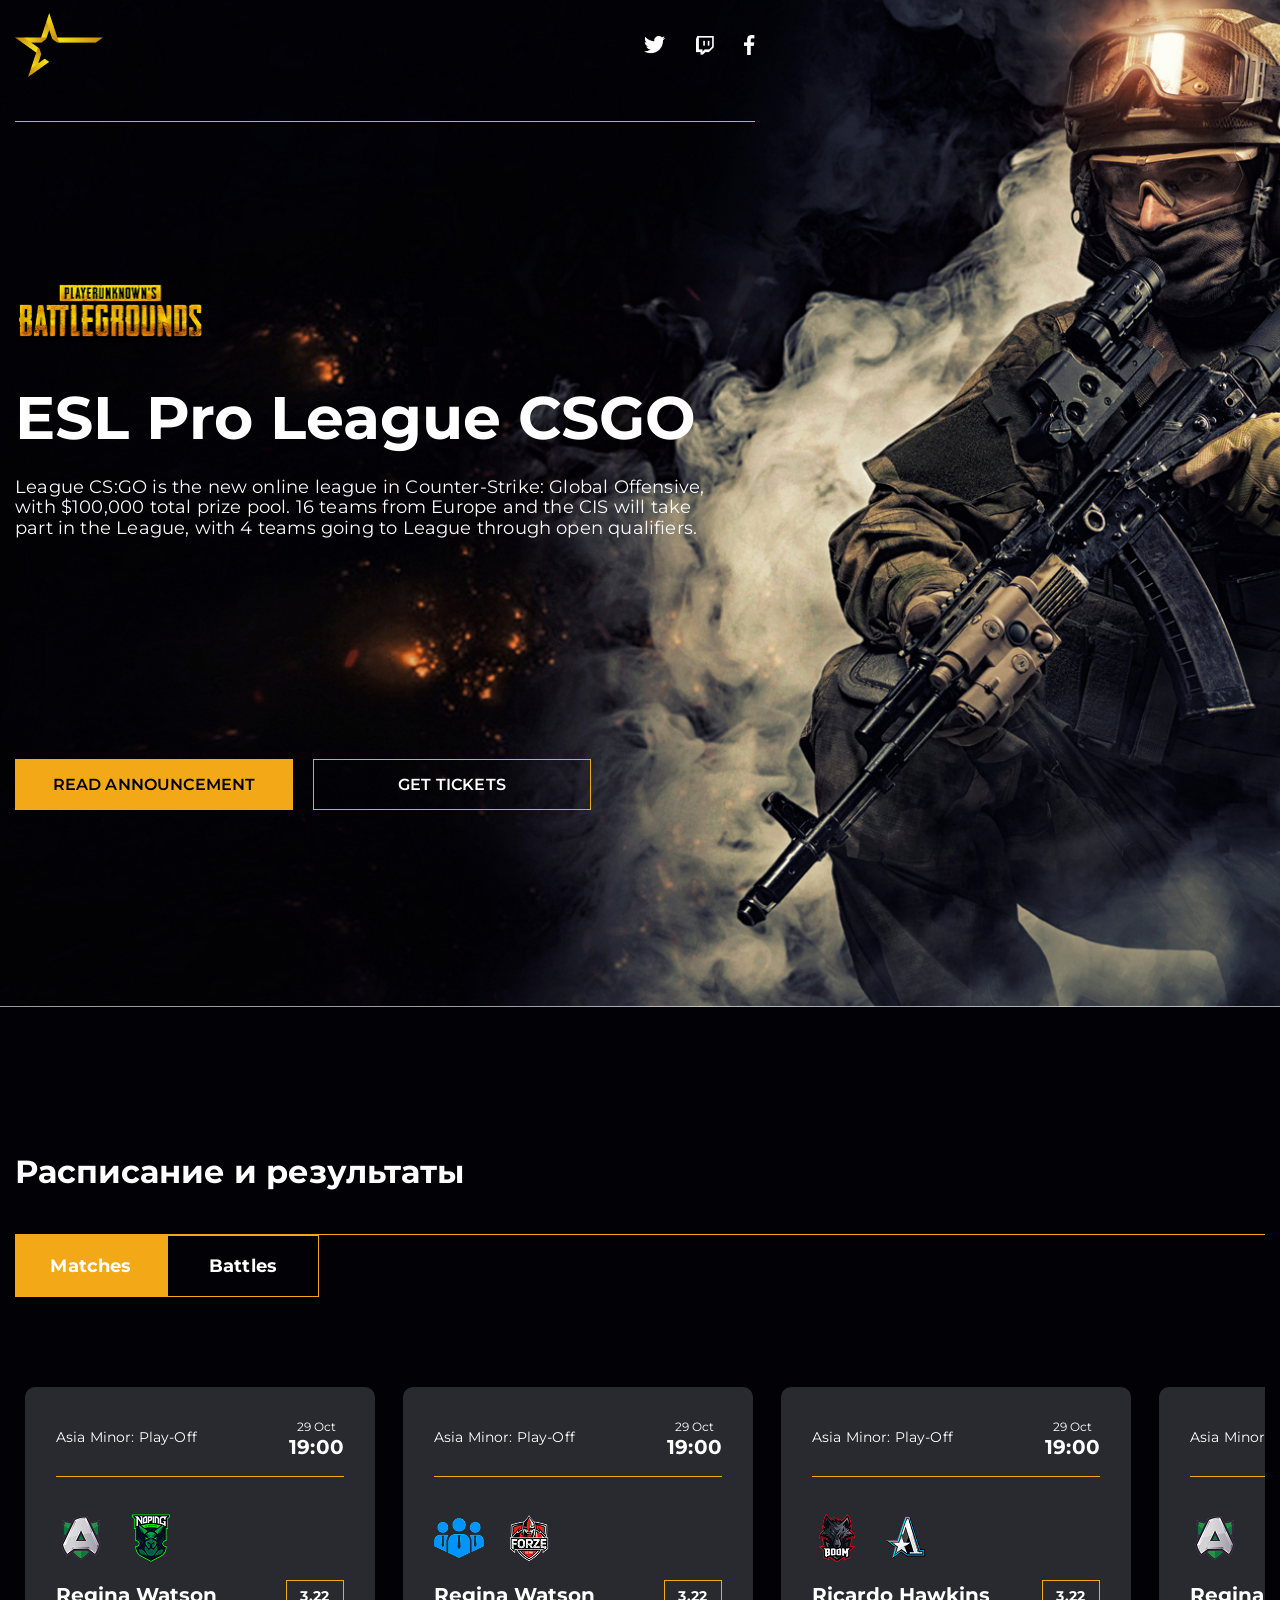
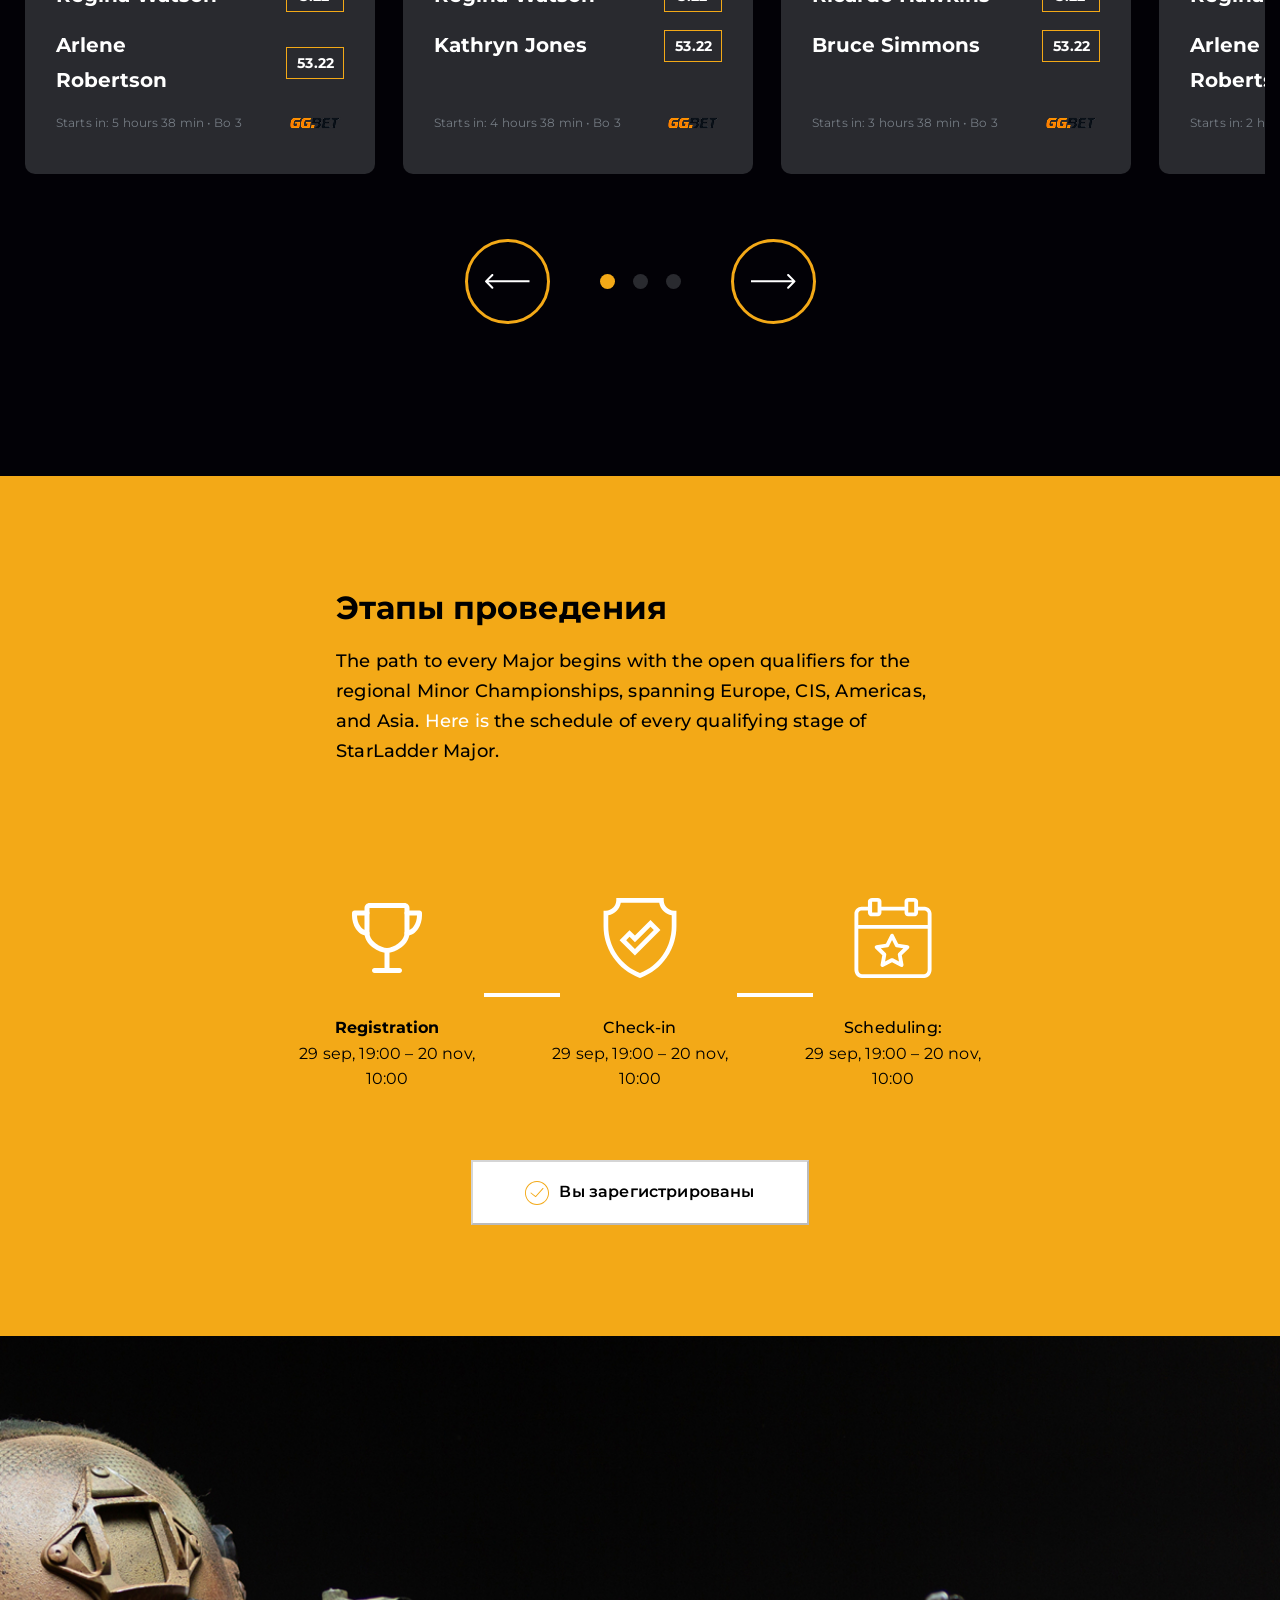
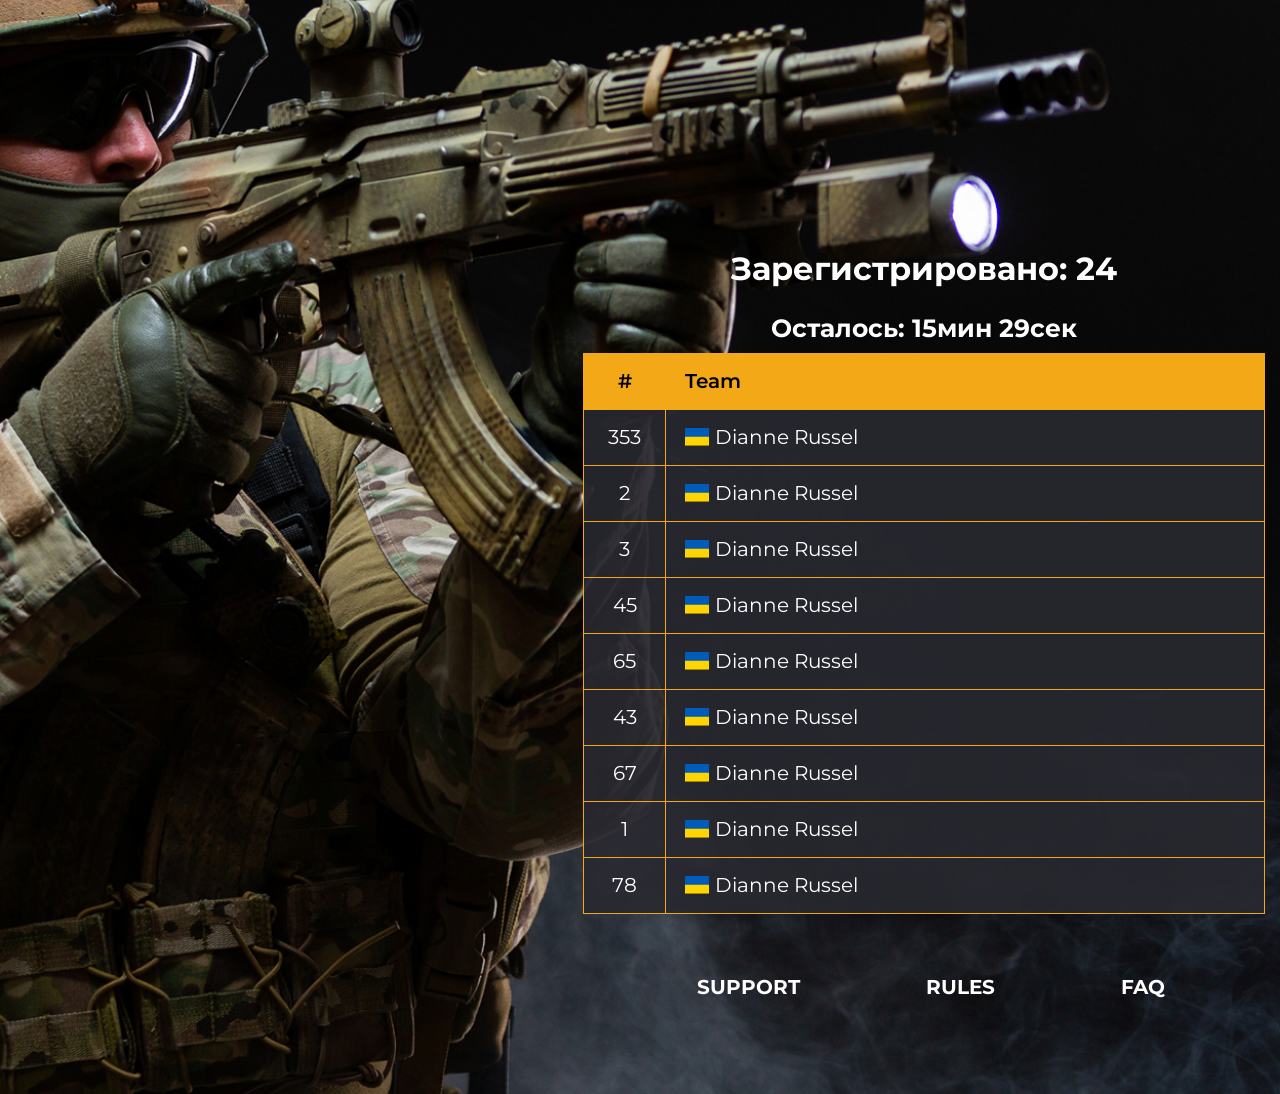
<file: index.html>
<!doctype html>
<html lang="en">
	<head>
		<meta charset="UTF-8" />
		<meta name="viewport" content="width=device-width, initial-scale=1.0" />
		<link rel="shortcut icon" type="image/png" href="img/icon.png" />
		<link rel="stylesheet" href="css/style.min.css" />
		<title>ESL Pro League CSGO</title>
	</head>
	<body>
		<section class="header">
			<div class="container">
				<div class="header__top">
					<nav class="header__nav">
						<ul class="header__nav-list">
							<li class="header__nav-item header__nav-item--logo">
								<a href="#">
									<img src="img/logo.png" alt="ESL Pro League logo" />
								</a>
							</li>

							<li class="header__nav-item">
								<a href="https://www.twitter.com/" class="header__nav-link">
									<img src="img/twitter.png" alt="Twitter icon" />
								</a>
							</li>

							<li class="header__nav-item">
								<a href="https://www.twitch.tv/" class="header__nav-link">
									<img src="img/twitch.png" alt="Twitch icon" />
								</a>
							</li>

							<li class="header__nav-item">
								<a href="https://www.facebook.com/" class="header__nav-link">
									<img src="img/facebook.png" alt="Facebook icon" />
								</a>
							</li>
						</ul>

						<hr class="header__underline" />
					</nav>
				</div>

				<div class="header__bottom">
					<div class="header__information">
						<img
							class="header__img"
							src="img/PlayerUnknown's.png"
							alt="PlayerUnknown's Battlegrounds title"
						/>

						<h1 class="header__title">ESL Pro League CSGO</h1>
						<p class="header__text">
							League CS:GO is the new online league in Counter-Strike: Global
							Offensive, with $100,000 total prize pool. 16 teams from Europe
							and the CIS will take part in the League, with 4 teams going to
							League through open qualifiers.
						</p>
					</div>

					<div class="header__buttons">
						<a href="#" class="header__btn header__btn--active">
							read announcement
						</a>

						<a href="#" class="header__btn">get tickets</a>
					</div>
				</div>
			</div>
		</section>

		<section class="schedule">
			<div class="container">
				<h2 class="schedule__title">Расписание и результаты</h2>
				<hr class="schedule__underline" />
				<div class="schedule__tabs">
					<button
						class="schedule__tab schedule__tab--active"
						type="button"
						data-tab="matches"
					>
						Matches
					</button>

					<button class="schedule__tab" type="button" data-tab="battles">
						Battles
					</button>
				</div>

				<div
					class="schedule__panel schedule__panel--matches schedule__panel--active"
				>
					<div class="schedule__slider">
						<div class="schedule__slide">
							<div
								class="schedule__slide-content schedule__slide-content--live"
							>
								<a href="#" class="schedule__watch-live">
									<img
										src="img/live-icon.svg"
										alt="Watch live icon"
										class="schedule__watch-live-icon"
									/>
									<span class="schedule__watch-live-text">WATCH LIVE</span>
								</a>

								<div class="schedule__slide-information">
									<div class="schedule__slide-header">
										<p class="schedule__slide-tournament">
											Asia Minor: Play-Off
										</p>

										<div class="schedule__slide-datetime">
											<p class="schedule__slide-date">29 Oct</p>
											<p class="schedule__slide-time">19:00</p>
										</div>
									</div>

									<hr class="schedule__slide-line" />

									<div class="schedule__slide-teams">
										<div class="schedule__slide-team-logos">
											<img
												class="schedule__slide-team-logo"
												src="img/teams/JennyBell.png"
												alt="Jenny Bell"
											/>
											<img
												class="schedule__slide-team-logo"
												src="img/teams/ArleneRobertson.png"
												alt="Arlene Robertson"
											/>
										</div>

										<div class="schedule__slide-team-info">
											<div class="schedule__slide-team-row">
												<p class="schedule__slide-team-name">Regina Watson</p>
												<p class="schedule__slide-team-odds">3.22</p>
											</div>

											<div class="schedule__slide-team-row">
												<p class="schedule__slide-team-name">
													Arlene Robertson
												</p>
												<p class="schedule__slide-team-odds">53.22</p>
											</div>
										</div>
									</div>
								</div>

								<div class="schedule__slide-footer">
									<p
										class="schedule__slide-status"
										data-schedule-seconds="20340"
									>
										Starts in: 5 hours 39 min • Bo 3
									</p>
									<img
										class="schedule__slide-sponsor-logo"
										src="img/sponsor-logo.png"
										alt="GG.BET logo"
									/>
								</div>
							</div>
						</div>

						<div class="schedule__slide">
							<div
								class="schedule__slide-content schedule__slide-content--live"
							>
								<a
									href="#"
									class="schedule__watch-live"
									rel="noreferrer noopener"
								>
									<img
										src="img/live-icon.svg"
										alt="Watch live icon"
										class="schedule__watch-live-icon"
									/>
									<span class="schedule__watch-live-text">WATCH LIVE</span>
								</a>

								<div class="schedule__slide-information">
									<div class="schedule__slide-header">
										<p class="schedule__slide-tournament">
											Asia Minor: Play-Off
										</p>

										<div class="schedule__slide-datetime">
											<p class="schedule__slide-date">29 Oct</p>
											<p class="schedule__slide-time">19:00</p>
										</div>
									</div>

									<hr class="schedule__slide-line" />

									<div class="schedule__slide-teams">
										<div class="schedule__slide-team-logos">
											<img
												class="schedule__slide-team-logo"
												src="img/teams/ReginaWatson.png"
												alt="Jenny Bell"
											/>
											<img
												class="schedule__slide-team-logo"
												src="img/teams/KathrynJones.png"
												alt="Kathryn Jones"
											/>
										</div>

										<div class="schedule__slide-team-info">
											<div class="schedule__slide-team-row">
												<p class="schedule__slide-team-name">Regina Watson</p>
												<p class="schedule__slide-team-odds">3.22</p>
											</div>

											<div class="schedule__slide-team-row">
												<p class="schedule__slide-team-name">Kathryn Jones</p>
												<p class="schedule__slide-team-odds">53.22</p>
											</div>
										</div>
									</div>
								</div>

								<div class="schedule__slide-footer">
									<p
										class="schedule__slide-status"
										data-schedule-seconds="16740"
									>
										Starts in: 5 hours 39 min • Bo 3
									</p>
									<img
										class="schedule__slide-sponsor-logo"
										src="img/sponsor-logo.png"
										alt="GG.BET logo"
									/>
								</div>
							</div>
						</div>

						<div class="schedule__slide">
							<div
								class="schedule__slide-content schedule__slide-content--live"
							>
								<a
									href="#"
									class="schedule__watch-live"
									rel="noreferrer noopener"
								>
									<img
										src="img/live-icon.svg"
										alt="Watch live icon"
										class="schedule__watch-live-icon"
									/>
									<span class="schedule__watch-live-text">WATCH LIVE</span>
								</a>
								<div class="schedule__slide-information">
									<div class="schedule__slide-header">
										<p class="schedule__slide-tournament">
											Asia Minor: Play-Off
										</p>

										<div class="schedule__slide-datetime">
											<p class="schedule__slide-date">29 Oct</p>
											<p class="schedule__slide-time">19:00</p>
										</div>
									</div>

									<hr class="schedule__slide-line" />

									<div class="schedule__slide-teams">
										<div class="schedule__slide-team-logos">
											<img
												class="schedule__slide-team-logo"
												src="img/teams/RicardoHawkins.png"
												alt="Jenny Bell"
											/>
											<img
												class="schedule__slide-team-logo"
												src="img/teams/BruceSimmons.png"
												alt="Arlene Robertson"
											/>
										</div>

										<div class="schedule__slide-team-info">
											<div class="schedule__slide-team-row">
												<p class="schedule__slide-team-name">Ricardo Hawkins</p>
												<p class="schedule__slide-team-odds">3.22</p>
											</div>

											<div class="schedule__slide-team-row">
												<p class="schedule__slide-team-name">Bruce Simmons</p>
												<p class="schedule__slide-team-odds">53.22</p>
											</div>
										</div>
									</div>
								</div>

								<div class="schedule__slide-footer">
									<p
										class="schedule__slide-status"
										data-schedule-seconds="13140"
									>
										Starts in: 5 hours 39 min • Bo 3
									</p>
									<img
										class="schedule__slide-sponsor-logo"
										src="img/sponsor-logo.png"
										alt="GG.BET logo"
									/>
								</div>
							</div>
						</div>

						<div class="schedule__slide">
							<div
								class="schedule__slide-content schedule__slide-content--live"
							>
								<a
									href="#"
									class="schedule__watch-live"
									rel="noreferrer noopener"
								>
									<img
										src="img/live-icon.svg"
										alt="Watch live icon"
										class="schedule__watch-live-icon"
									/>
									<span class="schedule__watch-live-text">WATCH LIVE</span>
								</a>

								<div class="schedule__slide-information">
									<div class="schedule__slide-header">
										<p class="schedule__slide-tournament">
											Asia Minor: Play-Off
										</p>

										<div class="schedule__slide-datetime">
											<p class="schedule__slide-date">29 Oct</p>
											<p class="schedule__slide-time">19:00</p>
										</div>
									</div>

									<hr class="schedule__slide-line" />

									<div class="schedule__slide-teams">
										<div class="schedule__slide-team-logos">
											<img
												class="schedule__slide-team-logo"
												src="img/teams/JennyBell.png"
												alt="Jenny Bell"
											/>
											<img
												class="schedule__slide-team-logo"
												src="img/teams/ArleneRobertson.png"
												alt="Arlene Robertson"
											/>
										</div>

										<div class="schedule__slide-team-info">
											<div class="schedule__slide-team-row">
												<p class="schedule__slide-team-name">Regina Watson</p>
												<p class="schedule__slide-team-odds">3.22</p>
											</div>

											<div class="schedule__slide-team-row">
												<p class="schedule__slide-team-name">
													Arlene Robertson
												</p>
												<p class="schedule__slide-team-odds">53.22</p>
											</div>
										</div>
									</div>
								</div>

								<div class="schedule__slide-footer">
									<p
										class="schedule__slide-status"
										data-schedule-seconds="9540"
									>
										Starts in: 5 hours 39 min • Bo 3
									</p>
									<img
										class="schedule__slide-sponsor-logo"
										src="img/sponsor-logo.png"
										alt="GG.BET logo"
									/>
								</div>
							</div>
						</div>

						<div class="schedule__slide">
							<div
								class="schedule__slide-content schedule__slide-content--live"
							>
								<a
									href="#"
									class="schedule__watch-live"
									rel="noreferrer noopener"
								>
									<img
										src="img/live-icon.svg"
										alt="Watch live icon"
										class="schedule__watch-live-icon"
									/>
									<span class="schedule__watch-live-text">WATCH LIVE</span>
								</a>

								<div class="schedule__slide-information">
									<div class="schedule__slide-header">
										<p class="schedule__slide-tournament">
											Asia Minor: Play-Off
										</p>

										<div class="schedule__slide-datetime">
											<p class="schedule__slide-date">29 Oct</p>
											<p class="schedule__slide-time">19:00</p>
										</div>
									</div>

									<hr class="schedule__slide-line" />

									<div class="schedule__slide-teams">
										<div class="schedule__slide-team-logos">
											<img
												class="schedule__slide-team-logo"
												src="img/teams/JennyBell.png"
												alt="Jenny Bell"
											/>
											<img
												class="schedule__slide-team-logo"
												src="img/teams/ArleneRobertson.png"
												alt="Arlene Robertson"
											/>
										</div>

										<div class="schedule__slide-team-info">
											<div class="schedule__slide-team-row">
												<p class="schedule__slide-team-name">Regina Watson</p>
												<p class="schedule__slide-team-odds">3.22</p>
											</div>

											<div class="schedule__slide-team-row">
												<p class="schedule__slide-team-name">
													Arlene Robertson
												</p>
												<p class="schedule__slide-team-odds">53.22</p>
											</div>
										</div>
									</div>
								</div>

								<div class="schedule__slide-footer">
									<p
										class="schedule__slide-status"
										data-schedule-seconds="5940"
									>
										Starts in: 5 hours 39 min • Bo 3
									</p>
									<img
										class="schedule__slide-sponsor-logo"
										src="img/sponsor-logo.png"
										alt="GG.BET logo"
									/>
								</div>
							</div>
						</div>
					</div>
				</div>

				<div class="schedule__panel schedule__panel--battles">
					<div class="schedule__slider">
						<div class="schedule__slide schedule__slide--battle">
							<div
								class="schedule__slide-content schedule__slide-content--live"
							>
								<a href="#" class="schedule__watch-live">
									<img
										src="img/live-icon.svg"
										alt="Watch live icon"
										class="schedule__watch-live-icon"
									/>
									<span class="schedule__watch-live-text">WATCH LIVE</span>
								</a>

								<div class="schedule__slide-information">
									<div class="schedule__slide-header">
										<p class="schedule__slide-tournament">Group Stage</p>
									</div>

									<hr class="schedule__slide-line" />

									<div class="schedule__slide-battle-body">
										<img
											class="schedule__slide-battle-logo"
											src="img/p.svg"
											alt="Battles logo"
										/>

										<div class="schedule__slide-battle-content">
											<div class="schedule__slide-battle-groups">
												<p class="schedule__slide-team-name">Group A</p>
												<p class="schedule__slide-team-name">Group B</p>
											</div>

											<p class="schedule__slide-team-odds">MATCH #1</p>
										</div>
									</div>
								</div>

								<div class="schedule__slide-footer">
									<p class="schedule__slide-status">Map: Erangel</p>
								</div>
							</div>
						</div>

						<div class="schedule__slide schedule__slide--battle">
							<div
								class="schedule__slide-content schedule__slide-content--live"
							>
								<a href="#" class="schedule__watch-live">
									<img
										src="img/live-icon.svg"
										alt="Watch live icon"
										class="schedule__watch-live-icon"
									/>
									<span class="schedule__watch-live-text">WATCH LIVE</span>
								</a>

								<div class="schedule__slide-information">
									<div class="schedule__slide-header">
										<p class="schedule__slide-tournament">Group Stage</p>
									</div>

									<hr class="schedule__slide-line" />

									<div class="schedule__slide-battle-body">
										<img
											class="schedule__slide-battle-logo"
											src="img/p.svg"
											alt="Battles logo"
										/>

										<div class="schedule__slide-battle-content">
											<div class="schedule__slide-battle-groups">
												<p class="schedule__slide-team-name">Group A</p>
												<p class="schedule__slide-team-name">Group B</p>
											</div>

											<p class="schedule__slide-team-odds">MATCH #2</p>
										</div>
									</div>
								</div>

								<div class="schedule__slide-footer">
									<p class="schedule__slide-status">Map: Erangel</p>
								</div>
							</div>
						</div>

						<div class="schedule__slide schedule__slide--battle">
							<div
								class="schedule__slide-content schedule__slide-content--live"
							>
								<a href="#" class="schedule__watch-live">
									<img
										src="img/live-icon.svg"
										alt="Watch live icon"
										class="schedule__watch-live-icon"
									/>
									<span class="schedule__watch-live-text">WATCH LIVE</span>
								</a>

								<div class="schedule__slide-information">
									<div class="schedule__slide-header">
										<p class="schedule__slide-tournament">Group Stage</p>
									</div>

									<hr class="schedule__slide-line" />

									<div class="schedule__slide-battle-body">
										<img
											class="schedule__slide-battle-logo"
											src="img/p.svg"
											alt="Battles logo"
										/>

										<div class="schedule__slide-battle-content">
											<div class="schedule__slide-battle-groups">
												<p class="schedule__slide-team-name">Group A</p>
												<p class="schedule__slide-team-name">Group B</p>
											</div>

											<p class="schedule__slide-team-odds">MATCH #3</p>
										</div>
									</div>
								</div>

								<div class="schedule__slide-footer">
									<p class="schedule__slide-status">Map: Erangel</p>
								</div>
							</div>
						</div>

						<div class="schedule__slide schedule__slide--battle">
							<div
								class="schedule__slide-content schedule__slide-content--live"
							>
								<a href="#" class="schedule__watch-live">
									<img
										src="img/live-icon.svg"
										alt="Watch live icon"
										class="schedule__watch-live-icon"
									/>
									<span class="schedule__watch-live-text">WATCH LIVE</span>
								</a>

								<div class="schedule__slide-information">
									<div class="schedule__slide-header">
										<p class="schedule__slide-tournament">Group Stage</p>
									</div>

									<hr class="schedule__slide-line" />

									<div class="schedule__slide-battle-body">
										<img
											class="schedule__slide-battle-logo"
											src="img/p.svg"
											alt="Battles logo"
										/>

										<div class="schedule__slide-battle-content">
											<div class="schedule__slide-battle-groups">
												<p class="schedule__slide-team-name">Group A</p>
												<p class="schedule__slide-team-name">Group B</p>
											</div>

											<p class="schedule__slide-team-odds">MATCH #4</p>
										</div>
									</div>
								</div>

								<div class="schedule__slide-footer">
									<p class="schedule__slide-status">Map: Erangel</p>
								</div>
							</div>
						</div>

						<div class="schedule__slide schedule__slide--battle">
							<div
								class="schedule__slide-content schedule__slide-content--live"
							>
								<a href="#" class="schedule__watch-live">
									<img
										src="img/live-icon.svg"
										alt="Watch live icon"
										class="schedule__watch-live-icon"
									/>
									<span class="schedule__watch-live-text">WATCH LIVE</span>
								</a>

								<div class="schedule__slide-information">
									<div class="schedule__slide-header">
										<p class="schedule__slide-tournament">Group Stage</p>
									</div>

									<hr class="schedule__slide-line" />

									<div class="schedule__slide-battle-body">
										<img
											class="schedule__slide-battle-logo"
											src="img/p.svg"
											alt="Battles logo"
										/>

										<div class="schedule__slide-battle-content">
											<div class="schedule__slide-battle-groups">
												<p class="schedule__slide-team-name">Group A</p>
												<p class="schedule__slide-team-name">Group B</p>
											</div>

											<p class="schedule__slide-team-odds">MATCH #5</p>
										</div>
									</div>
								</div>

								<div class="schedule__slide-footer">
									<p class="schedule__slide-status">Map: Erangel</p>
								</div>
							</div>
						</div>
					</div>
				</div>

				<div class="schedule__slider-controls">
					<button class="schedule__slider-btn schedule__slider-btn--left">
						<img src="img/btn-left.svg" alt="Previous slide" />
					</button>

					<div class="schedule__dots">
						<div class="dot dot-active" data-slide="0"></div>
						<div class="dot" data-slide="1"></div>
						<div class="dot" data-slide="2"></div>
					</div>

					<button class="schedule__slider-btn schedule__slider-btn--right">
						<img src="img/btn-right.svg" alt="Previous slide" />
					</button>
				</div>
			</div>
		</section>

		<section class="stages">
			<div class="container">
				<div class="stages__wrapper">
					<div class="stages__right">
						<h2 class="stages__title">Этапы проведения</h2>
						<p class="stages__text">
							The path to every Major begins with the open qualifiers for the
							regional Minor Championships, spanning Europe, CIS, Americas, and
							Asia. <span class="stages__text-span">Here is</span> the schedule
							of every qualifying stage of StarLadder Major.
						</p>
					</div>
					<div class="stages__left">
						<div class="stages__wrapper-info">
							<div class="stages__info">
								<img
									src="img/stage/stage-trophy.svg"
									alt="Trophy icon"
									class="stages__info-img"
								/>
								<h3 class="stages__info-title">Registration</h3>
								<p class="stages__info-text">29 sep, 19:00 – 20 nov, 10:00</p>
							</div>

							<div class="stages__info">
								<img
									src="img/stage/stage-check-shield.svg"
									alt="Check-in icon"
									class="stages__info-img"
								/>
								<h3 class="stages__info-title">Check-in</h3>
								<p class="stages__info-text">29 sep, 19:00 – 20 nov, 10:00</p>
							</div>

							<div class="stages__info">
								<img
									src="img/stage/stage-calendar.svg"
									alt="Calendar icon"
									class="stages__info-img"
								/>
								<h3 class="stages__info-title">Scheduling:</h3>
								<p class="stages__info-text">29 sep, 19:00 – 20 nov, 10:00</p>
							</div>
						</div>
						<button type="button" class="stages__btn" disabled>
							Вы зарегистрированы
						</button>
					</div>
				</div>
			</div>
		</section>
		<footer class="footer">
			<div class="container">
				<div class="footer__leaderboard">
					<div class="leaderboard">
						<h2 class="leaderboard__registered">
							Зарегистрировано: <span>24</span>
						</h2>
						<p class="leaderboard__timer" data-timer-seconds="930">
							Осталось: 15мин 30сек
						</p>

						<div class="leaderboard__table">
							<div class="leaderboard__row leaderboard__row--head">
								<div class="leaderboard__cell leaderboard__cell--place">#</div>
								<div class="leaderboard__cell">Team</div>
							</div>

							<div class="leaderboard__row">
								<div class="leaderboard__cell leaderboard__cell--place">
									353
								</div>
								<div class="leaderboard__cell leaderboard__cell--team">
									<span class="leaderboard__team-name">Dianne Russel</span>
								</div>
							</div>

							<div class="leaderboard__row">
								<div class="leaderboard__cell leaderboard__cell--place">2</div>
								<div class="leaderboard__cell leaderboard__cell--team">
									<span class="leaderboard__team-name">Dianne Russel</span>
								</div>
							</div>

							<div class="leaderboard__row">
								<div class="leaderboard__cell leaderboard__cell--place">3</div>
								<div class="leaderboard__cell leaderboard__cell--team">
									<span class="leaderboard__team-name">Dianne Russel</span>
								</div>
							</div>

							<div class="leaderboard__row">
								<div class="leaderboard__cell leaderboard__cell--place">45</div>
								<div class="leaderboard__cell leaderboard__cell--team">
									<span class="leaderboard__team-name">Dianne Russel</span>
								</div>
							</div>

							<div class="leaderboard__row">
								<div class="leaderboard__cell leaderboard__cell--place">65</div>
								<div class="leaderboard__cell leaderboard__cell--team">
									<span class="leaderboard__team-name">Dianne Russel</span>
								</div>
							</div>

							<div class="leaderboard__row">
								<div class="leaderboard__cell leaderboard__cell--place">43</div>
								<div class="leaderboard__cell leaderboard__cell--team">
									<span class="leaderboard__team-name">Dianne Russel</span>
								</div>
							</div>

							<div class="leaderboard__row">
								<div class="leaderboard__cell leaderboard__cell--place">67</div>
								<div class="leaderboard__cell leaderboard__cell--team">
									<span class="leaderboard__team-name">Dianne Russel</span>
								</div>
							</div>

							<div class="leaderboard__row">
								<div class="leaderboard__cell leaderboard__cell--place">1</div>
								<div class="leaderboard__cell leaderboard__cell--team">
									<span class="leaderboard__team-name">Dianne Russel</span>
								</div>
							</div>

							<div class="leaderboard__row">
								<div class="leaderboard__cell leaderboard__cell--place">78</div>
								<div class="leaderboard__cell leaderboard__cell--team">
									<span class="leaderboard__team-name">Dianne Russel</span>
								</div>
							</div>
						</div>
					</div>
				</div>
				<div class="footer__links">
					<a href="#" class="footer__link">SUPPORT</a>
					<a href="#" class="footer__link">RULES</a>
					<a href="#" class="footer__link">FAQ</a>
				</div>
			</div>
		</footer>
	</body>
	<script type="module" src="js/main.js"></script>
</html>
</file>
<file: css/style.min.css>
/*! modern-normalize v3.0.1 | MIT License | https://github.com/sindresorhus/modern-normalize */*,::before,::after{-webkit-box-sizing:border-box;box-sizing:border-box}html{font-family:system-ui,"Segoe UI",Roboto,Helvetica,Arial,sans-serif,"Apple Color Emoji","Segoe UI Emoji";line-height:1.15;-webkit-text-size-adjust:100%;-moz-tab-size:4;-o-tab-size:4;tab-size:4}body{margin:0}b,strong{font-weight:bolder}code,kbd,samp,pre{font-family:ui-monospace,SFMono-Regular,Consolas,"Liberation Mono",Menlo,monospace;font-size:1em}small{font-size:80%}sub,sup{font-size:75%;line-height:0;position:relative;vertical-align:baseline}sub{bottom:-0.25em}sup{top:-0.5em}table{border-color:currentcolor}button,input,optgroup,select,textarea{font-family:inherit;font-size:100%;line-height:1.15;margin:0}button,[type=button],[type=reset],[type=submit]{-webkit-appearance:button}legend{padding:0}progress{vertical-align:baseline}::-webkit-inner-spin-button,::-webkit-outer-spin-button{height:auto}[type=search]{-webkit-appearance:textfield;outline-offset:-2px}::-webkit-search-decoration{-webkit-appearance:none}::-webkit-file-upload-button{-webkit-appearance:button;font:inherit}summary{display:list-item}@font-face{font-family:"Montserrat";src:url("../fonts/Montserrat-Regular.ttf") format("truetype");font-weight:400;font-style:normal;font-display:block}@font-face{font-family:"Montserrat";src:url("../fonts/Montserrat-Medium.ttf") format("truetype");font-weight:500;font-style:normal;font-display:block}@font-face{font-family:"Montserrat";src:url("../fonts/Montserrat-SemiBold.ttf") format("truetype");font-weight:600;font-style:normal;font-display:block}@font-face{font-family:"Montserrat";src:url("../fonts/Montserrat-Bold.ttf") format("truetype");font-weight:700;font-style:normal;font-display:block}html,body{margin:0;padding:0;background-color:#020106;color:#fff;font-family:"Montserrat",sans-serif}button,input,select,textarea{font-family:"Montserrat",sans-serif}.container{max-width:1550px;margin:0 auto;padding:0 15px}.header ul,.header li{padding:0;margin:0;list-style-type:none}a{color:#fff}.hidden{display:none}p,h1,h2,h3,hr{margin:0}.header{padding-top:13px;padding-bottom:197px;background-image:url("../img/main-bg.jpg");background-size:cover;background-position:center top;background-repeat:no-repeat}.header .header__nav{max-width:740px}.header .header__nav-list{display:-webkit-box;display:-ms-flexbox;display:flex;-webkit-box-align:center;-ms-flex-align:center;align-items:center;gap:30px}.header .header__nav-item--logo{margin-right:auto}.header .header__nav-link{display:inline-block;-webkit-transition:opacity .3s ease;transition:opacity .3s ease}.header .header__nav-link:hover{opacity:.4}.header__underline{margin:40px 0 0;width:100%;max-width:740px;height:1px;border:none;background-color:#f3a917}.header__bottom{margin-top:161px}.header__information{max-width:703px}.header__img{max-width:191px}.header__title{margin-top:35px;font-weight:700;font-size:60px}.header__text{margin-top:25px;font-weight:400;font-size:18px;letter-spacing:.01em;color:#fafafa}.header__buttons{margin-top:220px;display:-webkit-box;display:-ms-flexbox;display:flex;gap:20px}.header__btn{display:-webkit-box;display:-ms-flexbox;display:flex;-webkit-box-align:center;-ms-flex-align:center;align-items:center;-webkit-box-pack:center;-ms-flex-pack:center;justify-content:center;width:278px;padding:15px 27px;border:1px solid #f3a917;text-decoration:none;text-transform:uppercase;font-weight:600;font-size:16px;line-height:1.2;letter-spacing:.01em;color:#fff}.header__btn--active{background-color:#f3a917;color:#020106}@media screen and (max-width: 1200px){.header__text{font-weight:700;color:#fafafa}}@media screen and (max-width: 924px){.header__nav-link{-webkit-transition:none;transition:none}.header__nav-link:hover{opacity:1 !important}.header__bottom{margin-top:120px}.header__buttons{margin-top:160px}}@media screen and (max-width: 576px){.header__title{font-size:40px}.header__information{text-align:center;display:-webkit-box;display:-ms-flexbox;display:flex;-webkit-box-orient:vertical;-webkit-box-direction:normal;-ms-flex-direction:column;flex-direction:column;-webkit-box-align:center;-ms-flex-align:center;align-items:center;gap:25px}.header__img{max-width:100%;height:auto}.header__buttons{-webkit-box-orient:vertical;-webkit-box-direction:normal;-ms-flex-direction:column;flex-direction:column;-webkit-box-align:center;-ms-flex-align:center;align-items:center;gap:40px}}@media screen and (max-width: 425px){.header__title{font-size:34px}}@media screen and (max-width: 375px){.header{min-height:100vh;background-size:cover;background-position:center;background-repeat:no-repeat}.header__title{font-size:40px}.header__text{font-size:14px}.header__buttons{gap:20px}.header__btn{width:100%;max-width:260px;font-size:14px;padding:12px 20px}.container{padding:0 10px}}.schedule{margin-top:142px;padding-bottom:152px}.schedule__title{font-weight:700;font-size:32px;line-height:1.41;color:#fff}.schedule__underline{margin-top:40px;margin-bottom:0;height:1px;border:none;background-color:#f3a917}.schedule__tabs{display:-webkit-box;display:-ms-flexbox;display:flex;gap:0}.schedule__tab{margin:0;width:152px;padding:15px 30px;border:1px solid #f3a917;background-color:rgba(0,0,0,0);font-weight:700;font-size:18px;line-height:1.67;letter-spacing:.01em;color:#fff;cursor:pointer}.schedule__tab--active{background-color:#f3a917}.schedule__slider{display:-webkit-box;display:-ms-flexbox;display:flex;-webkit-box-pack:start;-ms-flex-pack:start;justify-content:flex-start;-webkit-box-align:stretch;-ms-flex-align:stretch;align-items:stretch;gap:35px;padding:10px;-webkit-transition:-webkit-transform .3s ease;transition:-webkit-transform .3s ease;transition:transform .3s ease;transition:transform .3s ease, -webkit-transform .3s ease}.schedule__slider-controls{margin-top:55px;display:-webkit-box;display:-ms-flexbox;display:flex;-webkit-box-pack:center;-ms-flex-pack:center;justify-content:center;-webkit-box-align:center;-ms-flex-align:center;align-items:center;gap:50px}.schedule__slider-btn{display:-webkit-box;display:-ms-flexbox;display:flex;-webkit-box-pack:center;-ms-flex-pack:center;justify-content:center;-webkit-box-align:center;-ms-flex-align:center;align-items:center;width:85px;height:85px;padding:0;border:none;background:rgba(0,0,0,0);cursor:pointer;border:3px solid #f3a917;border-radius:100%}.schedule__slider-btn:disabled{opacity:.5;cursor:default}.schedule__panel{display:none;overflow:hidden;-ms-touch-action:pan-y;touch-action:pan-y}.schedule__panel--active{display:block}.schedule__slide{display:-webkit-box;display:-ms-flexbox;display:flex;-webkit-box-flex:0;-ms-flex:0 0 auto;flex:0 0 auto;width:350px}.schedule__slide-content{display:-webkit-box;display:-ms-flexbox;display:flex;-webkit-box-orient:vertical;-webkit-box-direction:normal;-ms-flex-direction:column;flex-direction:column;-webkit-box-pack:justify;-ms-flex-pack:justify;justify-content:space-between;position:relative;overflow:hidden;-webkit-transition:border .3s ease,-webkit-box-shadow .3s ease;transition:border .3s ease,-webkit-box-shadow .3s ease;transition:box-shadow .3s ease,border .3s ease;transition:box-shadow .3s ease,border .3s ease,-webkit-box-shadow .3s ease;margin-top:80px;background-color:#292a2f;width:350px;min-height:341px;cursor:pointer;border-radius:10px;padding:30px 31px 41px}.schedule__slide-content::before{content:"";position:absolute;inset:0;background-color:rgba(0,0,0,0);-webkit-transition:background-color .3s ease;transition:background-color .3s ease}.schedule__slide-content:hover{border:none;-webkit-box-shadow:0 0 12px rgba(243,170,23,.796),0 0 24px rgba(243,170,23,.796);box-shadow:0 0 12px rgba(243,170,23,.796),0 0 24px rgba(243,170,23,.796)}.schedule__slide-content:hover::before{background-color:rgba(0,0,0,.35)}.schedule__slide-content--live:hover .schedule__watch-live{opacity:1;pointer-events:auto}.schedule__slide-information,.schedule__slide-footer{position:relative;z-index:1}.schedule__slide-header{display:-webkit-box;display:-ms-flexbox;display:flex;-webkit-box-pack:justify;-ms-flex-pack:justify;justify-content:space-between;-webkit-box-align:center;-ms-flex-align:center;align-items:center}.schedule__slide-tournament{font-weight:400;font-size:14px;line-height:1.43;letter-spacing:.01em;color:#fff}.schedule__slide-datetime{display:-webkit-box;display:-ms-flexbox;display:flex;-webkit-box-orient:vertical;-webkit-box-direction:normal;-ms-flex-direction:column;flex-direction:column;-webkit-box-align:center;-ms-flex-align:center;align-items:center}.schedule__slide-date{margin:0;font-weight:400;font-size:12px;line-height:1.67;letter-spacing:.01em;color:#fff}.schedule__slide-time{margin:0;font-weight:700;font-size:20px;line-height:1;letter-spacing:.01em;color:#fff}.schedule__slide-line{margin-top:19px;height:1px;border:none;background-color:#f3a917;position:relative;z-index:1}.schedule__slide-team{margin-top:30px}.schedule__slide-team-logos{margin-top:36px;display:-webkit-box;display:-ms-flexbox;display:flex;gap:20px}.schedule__slide-team-logo{width:50px;height:50px}.schedule__slide-team-info{display:-webkit-box;display:-ms-flexbox;display:flex;-webkit-box-orient:vertical;-webkit-box-direction:normal;-ms-flex-direction:column;flex-direction:column;gap:15px;margin-top:15px}.schedule__slide-team-row{display:-webkit-box;display:-ms-flexbox;display:flex;-webkit-box-pack:justify;-ms-flex-pack:justify;justify-content:space-between;-webkit-box-align:center;-ms-flex-align:center;align-items:center}.schedule__slide-team-name{font-weight:700;font-size:20px;line-height:1.75;color:#fff;max-width:184px;margin:0}.schedule__slide-team-odds{font-weight:700;font-size:14px;line-height:1.43;letter-spacing:.02em;color:#fff;border:1px solid #f3a917;padding:5px 10px;width:58px;text-align:center}.schedule__slide-battle-logo{margin-top:32px}.schedule__slide-battle-content{display:-webkit-box;display:-ms-flexbox;display:flex;-webkit-box-align:center;-ms-flex-align:center;align-items:center;-webkit-box-pack:justify;-ms-flex-pack:justify;justify-content:space-between;margin-top:36px}.schedule__slide-battle-content .schedule__slide-team-odds{padding:5px 10px;width:102px;height:30px;font-size:14px}.schedule__slide-battle-content .schedule__slide-footer{margin-top:10px}.schedule__slide-battle-content .schedule__slide-status{font-weight:400;font-size:12px;line-height:167%;letter-spacing:.01em;color:#c4c4c5}.schedule__slide-footer{display:-webkit-box;display:-ms-flexbox;display:flex;-webkit-box-pack:justify;-ms-flex-pack:justify;justify-content:space-between;-webkit-box-align:center;-ms-flex-align:center;align-items:center;margin-top:15px}.schedule__slide-status{font-weight:400;font-size:12px;line-height:1.67;letter-spacing:.01em;color:#757c84}.schedule__slide--battle .schedule__slide-content{height:341px}.schedule__slide--battle .schedule__slide-footer{margin-top:auto}.schedule__slide--battle .schedule__slide-team-odds{margin-bottom:10px}.schedule__slide--battle .schedule__slide-status{margin-top:10px}.schedule__watch-live{position:absolute;top:50%;left:50%;z-index:3;display:-webkit-inline-box;display:-ms-inline-flexbox;display:inline-flex;-webkit-box-align:center;-ms-flex-align:center;align-items:center;-webkit-box-pack:center;-ms-flex-pack:center;justify-content:center;width:166px;height:40px;padding:10px 20px;-webkit-box-sizing:border-box;box-sizing:border-box;-webkit-transform:translate(-50%, -50%);transform:translate(-50%, -50%);opacity:0;pointer-events:none;text-decoration:none;background-color:#f3a917}.schedule__watch-live-icon{width:14px;height:14px;display:block;-ms-flex-negative:0;flex-shrink:0;margin-right:10px}.schedule__watch-live-text{font-weight:400;font-size:14px;line-height:1.43;letter-spacing:.01em;color:#fff}.schedule__dots{display:-webkit-box;display:-ms-flexbox;display:flex;gap:18px;-webkit-box-align:center;-ms-flex-align:center;align-items:center}.schedule__dots .dot{background-color:#292a2f;width:15px;height:15px;padding:0;border:none;border-radius:100%;cursor:pointer}.schedule__dots .dot-active{background-color:#f3a917}@media screen and (max-width: 991px){.schedule__slider{-webkit-transition:none;transition:none}.schedule__slider-controls{display:none}}.stages{padding-top:115px;padding-bottom:111px;background-color:#f3a917}.stages__wrapper{display:-webkit-box;display:-ms-flexbox;display:flex;-webkit-box-align:center;-ms-flex-align:center;align-items:center;gap:132px}.stages__wrapper-info{display:-webkit-box;display:-ms-flexbox;display:flex;text-align:center;gap:58.5px}.stages__btn{margin-top:68px;display:-webkit-inline-box;display:-ms-inline-flexbox;display:inline-flex;-webkit-box-align:center;-ms-flex-align:center;align-items:center;gap:10px;text-align:center;padding:18px 52px;background-color:#fff;font-weight:600;font-size:16px;line-height:1.56;letter-spacing:.01em;text-align:center;color:#000}.stages__btn::before{content:"";width:24px;height:24px;background:url("../img/stage/check-circle.svg") center/contain no-repeat}.stages__left{display:-webkit-box;display:-ms-flexbox;display:flex;-webkit-box-orient:vertical;-webkit-box-direction:normal;-ms-flex-direction:column;flex-direction:column;-webkit-box-align:center;-ms-flex-align:center;align-items:center}.stages__title{font-weight:700;font-size:32px;line-height:1.09;color:#000}.stages__text{margin-top:20px;font-weight:500;font-size:18px;line-height:1.67;letter-spacing:.01em;color:#000;width:608px}.stages__text-span{color:#fff}.stages__info{position:relative}.stages__info:first-child .stages__info-title{font-weight:700}.stages__info:not(:last-child)::before{content:"";position:absolute;top:50%;-webkit-transform:translateY(-50%);transform:translateY(-50%);right:-62px;width:76px;height:4px;background-color:#fff}.stages__info-title{margin-top:33px;font-weight:500;font-size:16px;line-height:1.56;letter-spacing:.01em;text-align:center;color:#000}.stages__info-text{margin-top:2px;font-weight:400;font-size:16px;line-height:1.56;letter-spacing:.01em;text-align:center;color:#000;width:221px;text-align:center}@media screen and (max-width: 1440px){.stages__wrapper{-webkit-box-orient:vertical;-webkit-box-direction:normal;-ms-flex-direction:column;flex-direction:column;-webkit-box-align:center;-ms-flex-align:center;align-items:center}.stages__wrapper-info{gap:40px 32px}.stages__text{max-width:608px;margin:0 auto;margin-top:20px}}@media screen and (max-width: 920px){.stages__wrapper{display:-webkit-box;display:-ms-flexbox;display:flex;-webkit-box-orient:vertical;-webkit-box-direction:normal;-ms-flex-direction:column;flex-direction:column}.stages__wrapper-info{display:-webkit-box;display:-ms-flexbox;display:flex;-webkit-box-orient:vertical;-webkit-box-direction:normal;-ms-flex-direction:column;flex-direction:column}}@media screen and (max-width: 920px){.stages__wrapper{gap:100px}.stages__text{width:auto}.stages__info{margin-bottom:40px}.stages__info:not(:last-child)::before{top:calc(100% + 40px);right:auto;left:50%;-webkit-transform:translateX(-50%);transform:translateX(-50%);width:100%;height:4px}}@media screen and (max-width: 425px){.stages__btn{padding:18px 20px}}@media screen and (max-width: 375px){.stages__text{text-align:center}.stages__title{text-align:center;font-size:28px}.stages__btn{padding:18px 15px}}.footer{padding-top:510px;padding-bottom:89px;background-image:url("../img/footer-bg.jpg");background-repeat:no-repeat;background-size:cover;background-position:center top}.footer__links{margin-top:56px;margin-right:100px;display:-webkit-box;display:-ms-flexbox;display:flex;-webkit-box-pack:end;-ms-flex-pack:end;justify-content:flex-end;gap:126px}.footer__link{font-weight:700;font-size:20px;line-height:1.75;color:#fff;text-decoration:none}.footer__leaderboard{display:-webkit-box;display:-ms-flexbox;display:flex;-webkit-box-pack:end;-ms-flex-pack:end;justify-content:flex-end}.leaderboard__registered,.leaderboard__timer{text-align:center;color:#fff;font-weight:700}.leaderboard__registered{font-weight:700;font-size:32px;line-height:1.41}.leaderboard__timer{margin-top:15px;font-weight:700;font-size:25px;line-height:180%}.leaderboard__table{width:682px;max-width:100%;margin-top:2px;background:rgba(40,40,48,.9);border:1px solid #f3a917}.leaderboard__row{display:grid;grid-template-columns:82px 1fr;min-height:38px}.leaderboard__row:not(:last-child){border-bottom:1px solid #f3a917}.leaderboard__row--head{min-height:32px;background:#f3a917}.leaderboard__row--head .leaderboard__cell{color:#000;font-weight:600}.leaderboard__cell{display:-webkit-box;display:-ms-flexbox;display:flex;-webkit-box-align:center;-ms-flex-align:center;align-items:center;padding:10px 19px;font-weight:400;font-size:20px;line-height:1.75;color:#fff}.leaderboard__cell--place{-webkit-box-pack:center;-ms-flex-pack:center;justify-content:center;padding-top:10px;padding-right:19px;padding-bottom:10px;padding-left:19px;border-right:1px solid #f3a917}.leaderboard__cell--team{position:relative;padding-left:49px}.leaderboard__cell--team::before{content:"";position:absolute;left:19px;top:48%;-webkit-transform:translateY(-52%);transform:translateY(-52%);width:24px;height:18px;background-image:url("../img/Ukraine.svg");background-repeat:no-repeat;background-position:center;background-size:cover}@media(max-width: 480px){.footer{padding-top:180px;padding-bottom:64px}.leaderboard{width:100%}.leaderboard__registered{font-size:20px}.leaderboard__timer{font-size:16px}}@media(max-width: 992px){.footer{padding-top:420px;padding-bottom:72px;background-position:38% top}.footer__links{margin-top:48px;margin-right:60px;gap:72px}.footer__link{font-size:18px;line-height:1.5}.leaderboard__table{width:620px}.leaderboard__row{grid-template-columns:74px 1fr}.leaderboard__cell{font-size:18px;line-height:1.5}}@media(max-width: 768px){.footer{padding-top:320px;padding-bottom:56px;background-position:34% top}.footer__links{margin-top:40px;margin-right:0;-webkit-box-pack:center;-ms-flex-pack:center;justify-content:center;gap:48px;-ms-flex-wrap:wrap;flex-wrap:wrap}.footer__link{font-size:18px;line-height:1.4}.footer__leaderboard{-webkit-box-pack:center;-ms-flex-pack:center;justify-content:center}.leaderboard{width:100%;max-width:560px}.leaderboard__registered{font-size:28px;line-height:1.25}.leaderboard__timer{margin-top:10px;font-size:22px;line-height:1.4}.leaderboard__table{width:100%}.leaderboard__row{grid-template-columns:68px 1fr;min-height:34px}.leaderboard__cell{padding:10px 16px;font-size:16px;line-height:1.35}.leaderboard__cell--place{padding-top:10px;padding-right:16px;padding-bottom:10px;padding-left:16px}.leaderboard__cell--team{padding-left:50px}.leaderboard__cell--team::before{left:16px}}@media(max-width: 576px){.footer{padding-top:250px;padding-bottom:48px;background-position:30% top}.footer__links{margin-top:32px;gap:28px}.footer__link{line-height:1.3}.leaderboard{max-width:100%}.leaderboard__registered{font-size:24px}.leaderboard__timer{font-size:18px}.leaderboard__table{margin-top:10px}.leaderboard__row{grid-template-columns:60px 1fr;min-height:30px}.leaderboard__cell{padding:8px 12px;font-size:14px;line-height:1.3}.leaderboard__cell--place{padding-top:8px;padding-right:12px;padding-bottom:8px;padding-left:12px}.leaderboard__cell--team{padding-left:46px}.leaderboard__cell--team::before{left:12px;width:22px;height:16px}}@media(max-width: 425px){.footer{padding-top:210px;padding-bottom:40px;background-position:27% top}.footer__links{margin-top:24px;margin-right:0;-webkit-box-pack:center;-ms-flex-pack:center;justify-content:center;gap:18px}.footer__link{line-height:1.2}.leaderboard__registered{font-size:20px;line-height:1.2}.leaderboard__timer{margin-top:8px;font-size:16px}.leaderboard__row{grid-template-columns:52px 1fr}.leaderboard__cell{padding:8px 10px;font-size:12px;line-height:1.25}.leaderboard__cell--place{padding-top:8px;padding-right:10px;padding-bottom:8px;padding-left:10px}.leaderboard__cell--team{padding-left:40px}.leaderboard__cell--team::before{left:10px;width:20px;height:14px}}@media(max-width: 320px){.footer{padding-top:170px;padding-bottom:32px;background-position:24% top}.footer__links{margin-top:20px;margin-right:0;-webkit-box-orient:vertical;-webkit-box-direction:normal;-ms-flex-direction:column;flex-direction:column;-webkit-box-align:center;-ms-flex-align:center;align-items:center;gap:10px}.footer__link{font-size:11px;line-height:1.2}.leaderboard__registered{font-size:18px}.leaderboard__timer{font-size:14px}.leaderboard__row{grid-template-columns:46px 1fr;min-height:28px}.leaderboard__cell{padding:7px 8px;font-size:11px}.leaderboard__cell--place{padding-top:7px;padding-right:8px;padding-bottom:7px;padding-left:8px}.leaderboard__cell--team{padding-left:34px}.leaderboard__cell--team::before{left:8px;width:16px;height:12px}}
</file>
